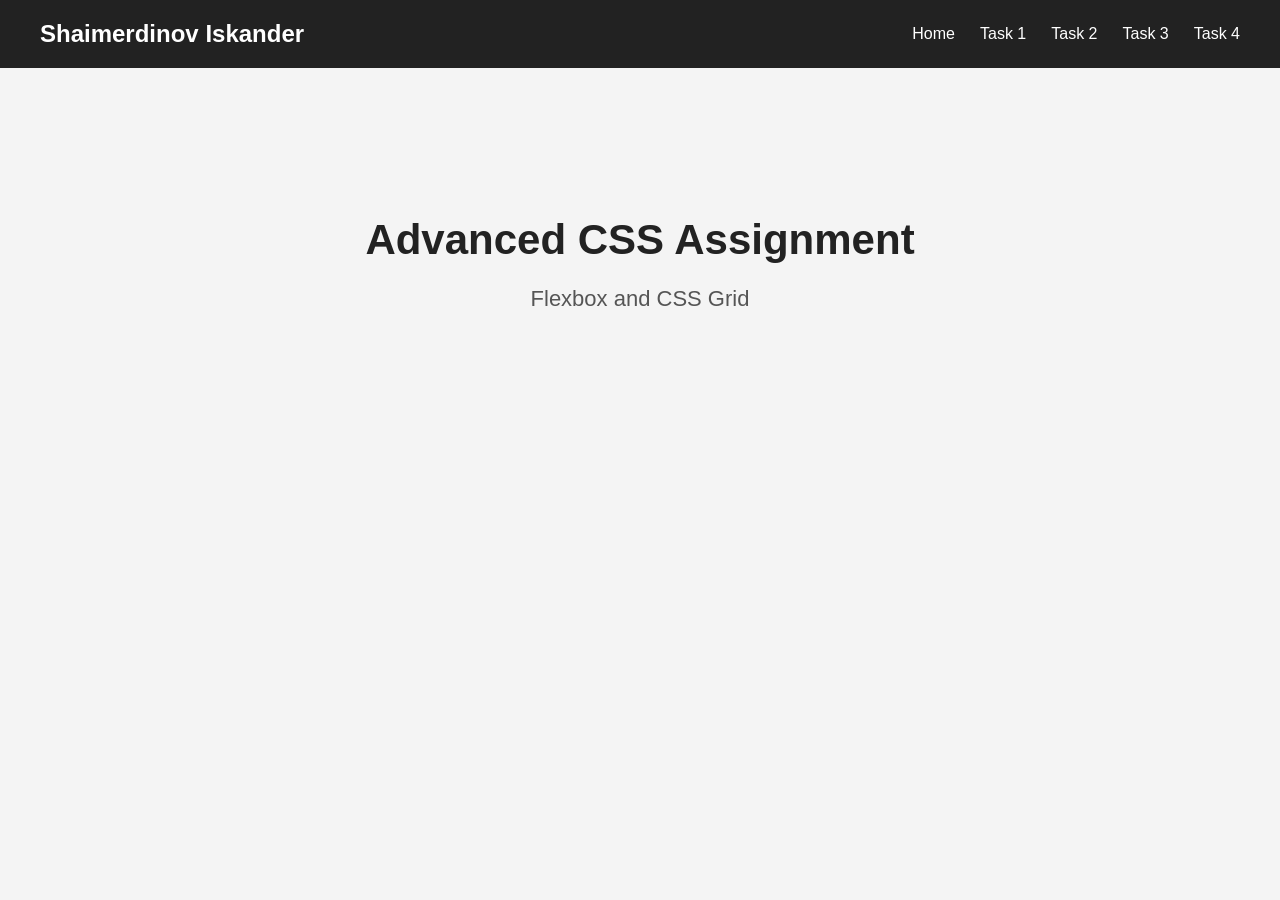
<file: index.html>
<!DOCTYPE html>
<html lang="en">
<head>
    <meta charset="UTF-8">
    <meta name="viewport" content="width=device-width, initial-scale=1.0">

    <title>Assignment 2</title>

    <link rel="stylesheet" href="style.css">
</head>

<body>

    <header class="navbar">

        <div class="logo">
            Shaimerdinov Iskander
        </div>

        <nav class="nav-links">
            <a href="index.html">Home</a>
            <a href="task1.html">Task 1</a>
            <a href="task2.html">Task 2</a>
            <a href="task3.html">Task 3</a>
            <a href="task4.html">Task 4</a>
        </nav>

    </header>


    <main class="home">

        <h1>Advanced CSS Assignment</h1>

        <p>
            Flexbox and CSS Grid
        </p>

    </main>

</body>
</html>
</file>
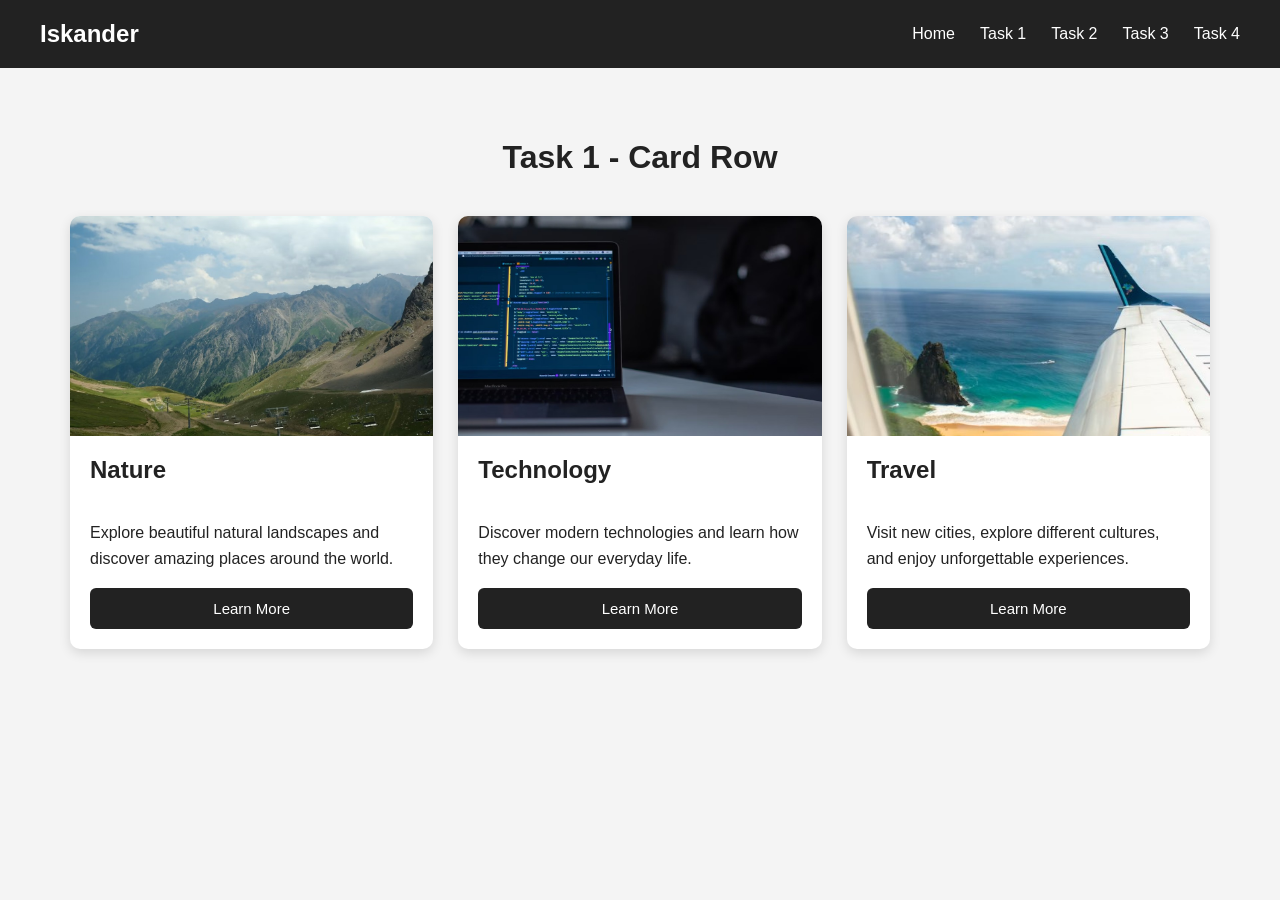
<file: task1.html>
<!DOCTYPE html>
<html lang="en">

<head>
    <meta charset="UTF-8">
    <meta name="viewport" content="width=device-width, initial-scale=1.0">

    <title>Task 1 - Card Row</title>

    <link rel="stylesheet" href="style.css">
</head>

<body>

    <header class="navbar">

        <div class="logo">
            Iskander
        </div>

        <nav class="nav-links">
            <a href="index.html">Home</a>
            <a href="task1.html">Task 1</a>
            <a href="task2.html">Task 2</a>
            <a href="task3.html">Task 3</a>
            <a href="task4.html">Task 4</a>
        </nav>

    </header>


    <main class="task-page">

        <h1>Task 1 - Card Row</h1>

        <section class="cards-container">

            <div class="card">

                <img src="images/card1.jpg" alt="Nature">

                <div class="card-content">

                    <h2>Nature</h2>

                    <p>
                        Explore beautiful natural landscapes
                        and discover amazing places around the world.
                    </p>

                    <button onclick="window.location.href='task3.html'">
                        Learn More
                    </button>

                </div>

            </div>


            <div class="card">

                <img src="images/card2.jpg" alt="Technology">

                <div class="card-content">

                    <h2>Technology</h2>

                    <p>
                        Discover modern technologies
                        and learn how they change our everyday life.
                    </p>

                    <button onclick="window.location.href='task4.html'">
                        Learn More
                    </button>

                </div>

            </div>


            <div class="card">

                <img src="images/card3.jpg" alt="Travel">

                <div class="card-content">

                    <h2>Travel</h2>

                    <p>
                        Visit new cities, explore different cultures,
                        and enjoy unforgettable experiences.
                    </p>

                    <button onclick="window.location.href='task3.html'">
                        Learn More
                    </button>

                </div>

            </div>

        </section>

    </main>

</body>

</html>
</file>
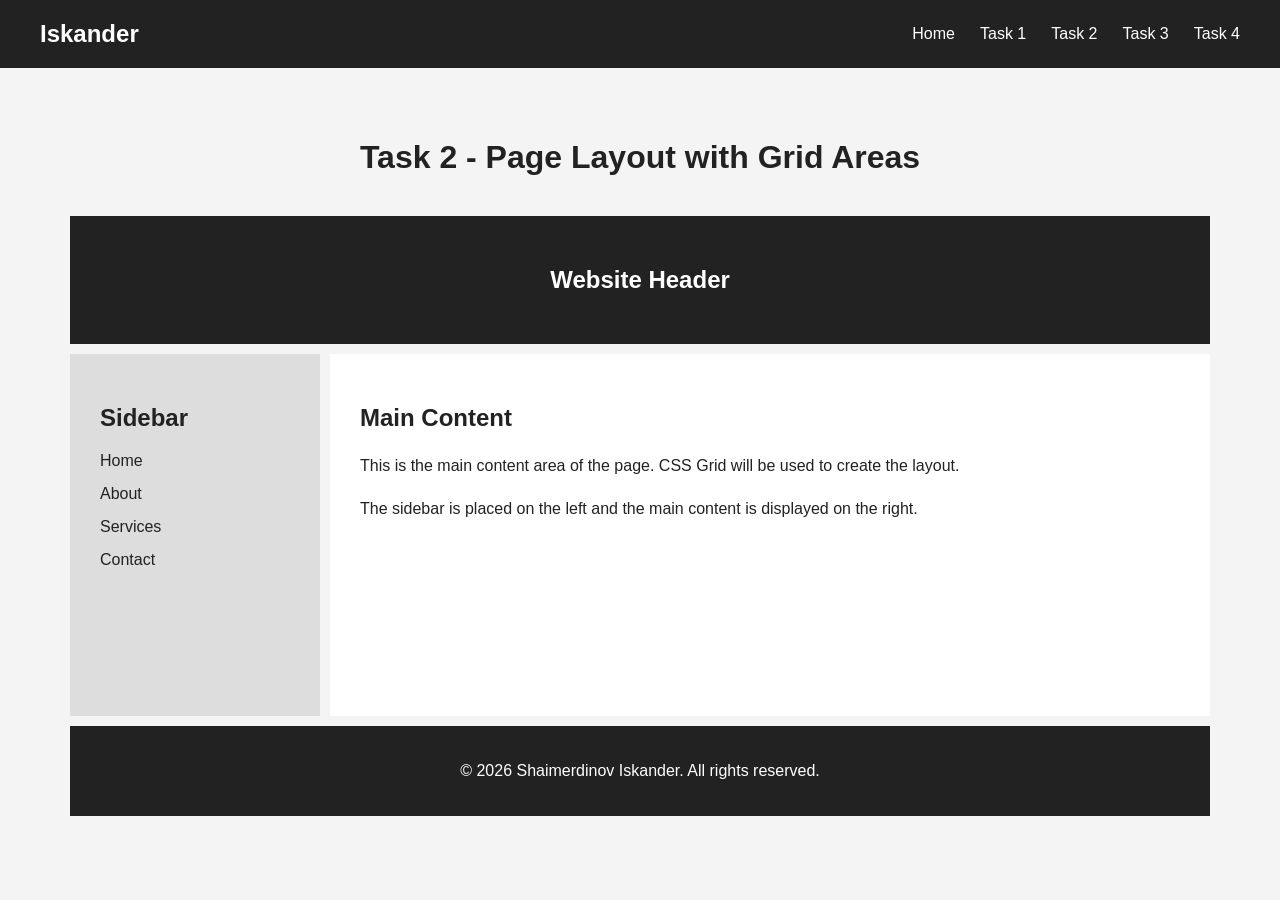
<file: task2.html>
<!DOCTYPE html>
<html lang="en">

<head>
    <meta charset="UTF-8">
    <meta name="viewport" content="width=device-width, initial-scale=1.0">

    <title>Task 2 - Grid Layout</title>

    <link rel="stylesheet" href="style.css">
</head>

<body>

    <header class="navbar">

        <div class="logo">
            Iskander
        </div>

        <nav class="nav-links">
            <a href="index.html">Home</a>
            <a href="task1.html">Task 1</a>
            <a href="task2.html">Task 2</a>
            <a href="task3.html">Task 3</a>
            <a href="task4.html">Task 4</a>
        </nav>

    </header>


    <main class="task-page">

        <h1>Task 2 - Page Layout with Grid Areas</h1>

        <div class="grid-container">

            <header class="grid-header">
                <h2>Website Header</h2>
            </header>


            <aside class="grid-sidebar">

                <h2>Sidebar</h2>

                <ul>
                    <li>Home</li>
                    <li>About</li>
                    <li>Services</li>
                    <li>Contact</li>
                </ul>

            </aside>


            <section class="grid-main">

                <h2>Main Content</h2>

                <p>
                    This is the main content area of the page.
                    CSS Grid will be used to create the layout.
                </p>

                <p>
                    The sidebar is placed on the left and the
                    main content is displayed on the right.
                </p>

            </section>


            <footer class="grid-footer">

                <p>
                    © 2026 Shaimerdinov Iskander. All rights reserved.
                </p>

            </footer>

        </div>

    </main>

</body>

</html>
</file>
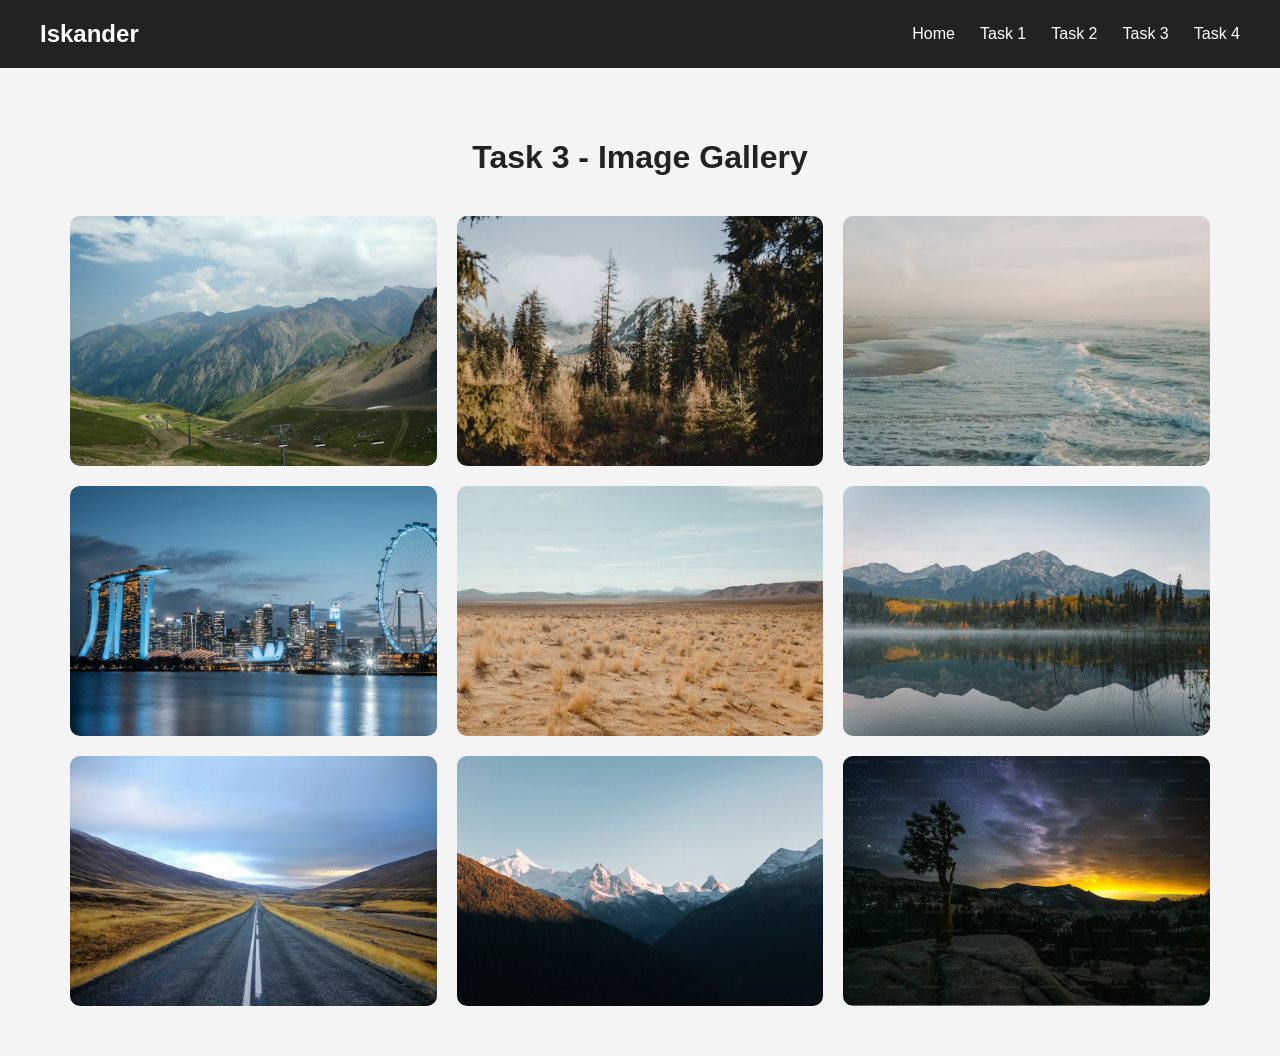
<file: task3.html>
<!DOCTYPE html>
<html lang="en">

<head>
    <meta charset="UTF-8">
    <meta name="viewport" content="width=device-width, initial-scale=1.0">

    <title>Task 3 - Image Gallery</title>

    <link rel="stylesheet" href="style.css">
</head>

<body>

    <header class="navbar">

        <div class="logo">
            Iskander
        </div>

        <nav class="nav-links">
            <a href="index.html">Home</a>
            <a href="task1.html">Task 1</a>
            <a href="task2.html">Task 2</a>
            <a href="task3.html">Task 3</a>
            <a href="task4.html">Task 4</a>
        </nav>

    </header>


    <main class="task-page">

        <h1>Task 3 - Image Gallery</h1>

        <div class="gallery">

            <div class="gallery-item">
                <img src="images/gallery1.jpg" alt="Gallery image 1">
                <div class="caption">Mountain</div>
            </div>

            <div class="gallery-item">
                <img src="images/gallery2.jpg" alt="Gallery image 2">
                <div class="caption">Forest</div>
            </div>

            <div class="gallery-item">
                <img src="images/gallery3.jpg" alt="Gallery image 3">
                <div class="caption">Ocean</div>
            </div>

            <div class="gallery-item">
                <img src="images/gallery4.jpg" alt="Gallery image 4">
                <div class="caption">City</div>
            </div>

            <div class="gallery-item">
                <img src="images/gallery5.jpg" alt="Gallery image 5">
                <div class="caption">Desert</div>
            </div>

            <div class="gallery-item">
                <img src="images/gallery6.jpg" alt="Gallery image 6">
                <div class="caption">Lake</div>
            </div>

            <div class="gallery-item">
                <img src="images/gallery7.jpg" alt="Gallery image 7">
                <div class="caption">Road</div>
            </div>

            <div class="gallery-item">
                <img src="images/gallery8.jpg" alt="Gallery image 8">
                <div class="caption">Snow</div>
            </div>

            <div class="gallery-item">
                <img src="images/gallery9.jpg" alt="Gallery image 9">
                <div class="caption">Sunset</div>
            </div>

        </div>

    </main>

</body>

</html>
</file>
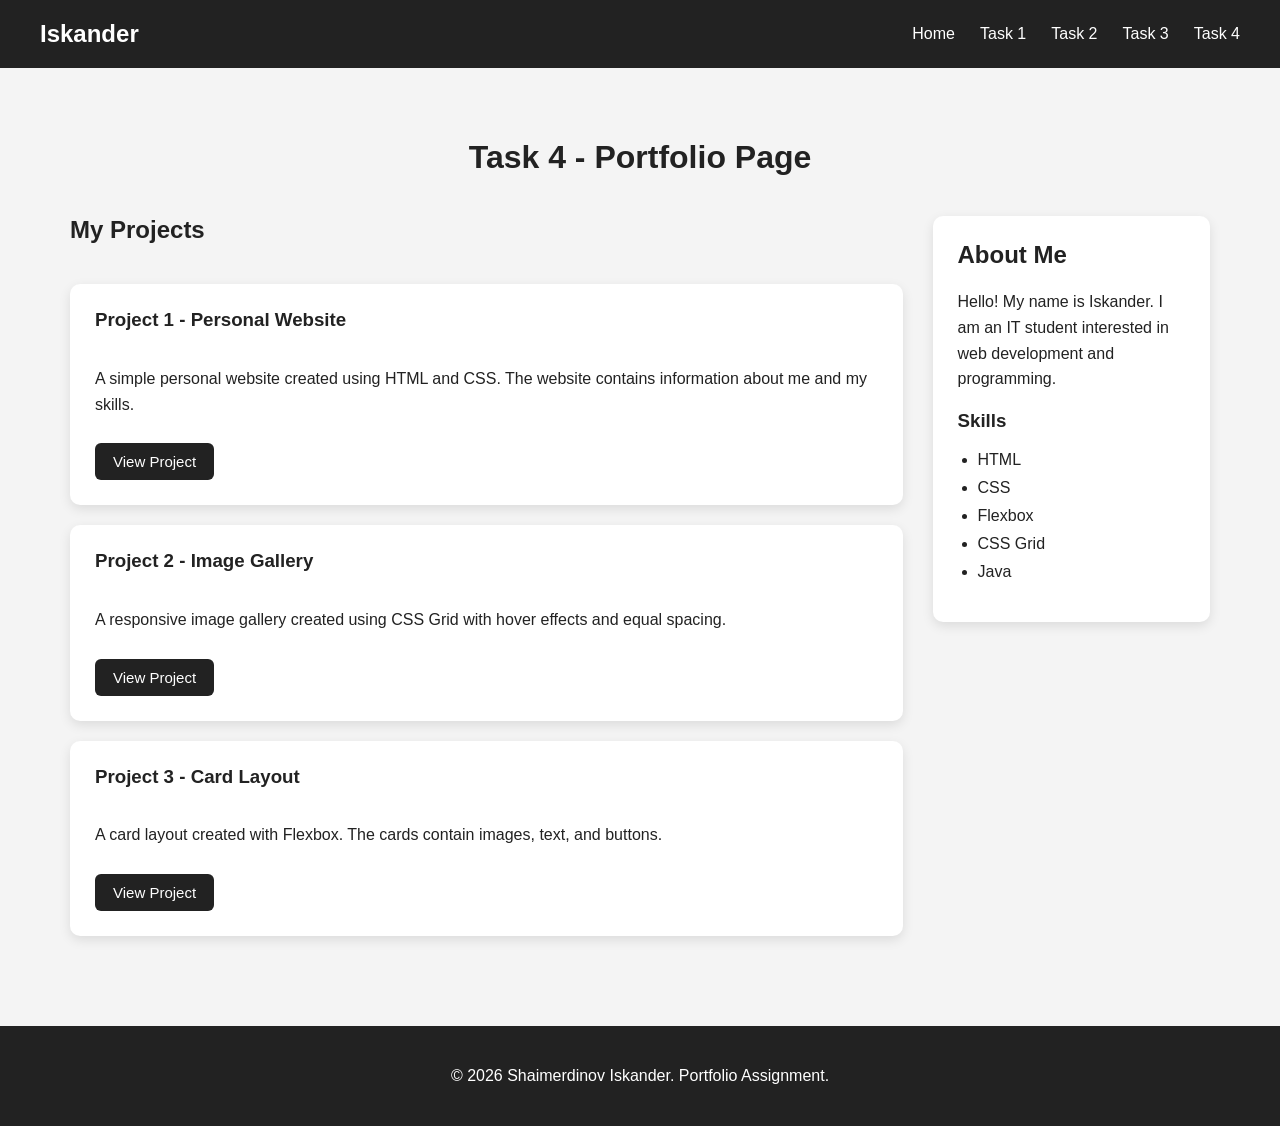
<file: task4.html>
<!DOCTYPE html>
<html lang="en">

<head>
    <meta charset="UTF-8">
    <meta name="viewport" content="width=device-width, initial-scale=1.0">

    <title>Task 4 - Portfolio</title>

    <link rel="stylesheet" href="style.css">
</head>

<body>

    <header class="navbar">

        <div class="logo">
            Iskander
        </div>

        <nav class="nav-links">
            <a href="index.html">Home</a>
            <a href="task1.html">Task 1</a>
            <a href="task2.html">Task 2</a>
            <a href="task3.html">Task 3</a>
            <a href="task4.html">Task 4</a>
        </nav>

    </header>


    <main class="task-page">

        <h1>Task 4 - Portfolio Page</h1>

        <div class="portfolio-layout">

            <section class="projects-section">

                <h2>My Projects</h2>


                <div class="project-card">

                    <h3>Project 1 - Personal Website</h3>

                    <p>
                        A simple personal website created using HTML and CSS.
                        The website contains information about me and my skills.
                    </p>

                    <button onclick="window.location.href='index.html'">
                        View Project
                    </button>

                </div>


                <div class="project-card">

                    <h3>Project 2 - Image Gallery</h3>

                    <p>
                        A responsive image gallery created using CSS Grid
                        with hover effects and equal spacing.
                    </p>

                    <button onclick="window.location.href='task3.html'">
                        View Project
                    </button>

                </div>


                <div class="project-card">

                    <h3>Project 3 - Card Layout</h3>

                    <p>
                        A card layout created with Flexbox.
                        The cards contain images, text, and buttons.
                    </p>

                    <button onclick="window.location.href='task1.html'">
                        View Project
                    </button>

                </div>

            </section>


            <aside class="portfolio-sidebar">

                <h2>About Me</h2>

                <p>
                    Hello! My name is Iskander.
                    I am an IT student interested in web development
                    and programming.
                </p>

                <h3>Skills</h3>

                <ul>
                    <li>HTML</li>
                    <li>CSS</li>
                    <li>Flexbox</li>
                    <li>CSS Grid</li>
                    <li>Java</li>
                </ul>

            </aside>

        </div>

    </main>


    <footer class="portfolio-footer">

        <p>
            © 2026 Shaimerdinov Iskander. Portfolio Assignment.
        </p>

    </footer>

</body>

</html>
</file>
<file: style.css>
/* =========================
   GENERAL STYLES
   ========================= */

* {
    box-sizing: border-box;
}

body {
    margin: 0;
    font-family: Arial, sans-serif;
    background-color: #f4f4f4;
    color: #222;
}

img {
    max-width: 100%;
    display: block;
}

button {
    border: none;
    cursor: pointer;
    font-size: 15px;
}


/* =========================
   TASK 0 - NAVIGATION BAR
   ========================= */

.navbar {
    display: flex;
    justify-content: space-between;
    align-items: center;

    padding: 20px 40px;

    background-color: #222;
    color: white;
}

.logo {
    font-size: 24px;
    font-weight: bold;
}

.nav-links {
    display: flex;
    gap: 25px;
}

.nav-links a {
    color: white;
    text-decoration: none;
    font-size: 16px;

    transition: 0.3s;
}

.nav-links a:hover {
    color: #bbbbbb;
}


/* =========================
   HOME PAGE
   ========================= */

.home {
    text-align: center;
    padding: 120px 20px;
}

.home h1 {
    font-size: 42px;
    margin-bottom: 10px;
}

.home p {
    font-size: 22px;
    color: #555;
}


/* =========================
   COMMON TASK PAGE
   ========================= */

.task-page {
    max-width: 1200px;
    margin: 0 auto;
    padding: 50px 30px;
}

.task-page > h1 {
    text-align: center;
    margin-bottom: 40px;
}


/* =========================
   TASK 1 - FLEXBOX CARDS
   ========================= */

.cards-container {
    display: flex;
    gap: 25px;
    align-items: stretch;
}

.card {
    flex: 1;

    display: flex;
    flex-direction: column;

    background-color: white;

    border-radius: 10px;

    overflow: hidden;

    box-shadow: 0 4px 12px rgba(0, 0, 0, 0.12);

    transition: 0.3s;
}

.card:hover {
    transform: translateY(-8px);

    box-shadow: 0 10px 22px rgba(0, 0, 0, 0.18);
}

.card img {
    width: 100%;
    height: 220px;

    object-fit: cover;
}

.card-content {
    flex: 1;

    display: flex;
    flex-direction: column;

    padding: 20px;
}

.card-content h2 {
    margin-top: 0;
}

.card-content p {
    line-height: 1.6;

    flex: 1;
}

.card-content button {
    padding: 12px 20px;

    background-color: #222;
    color: white;

    border-radius: 6px;

    transition: 0.3s;
}

.card-content button:hover {
    background-color: #555;
}


/* =========================
   TASK 2 - GRID LAYOUT
   ========================= */

.grid-container {
    display: grid;

    grid-template-columns: 250px 1fr;

    grid-template-rows: auto 1fr auto;

    grid-template-areas:
        "header header"
        "sidebar main"
        "footer footer";

    min-height: 600px;

    gap: 10px;
}

.grid-header {
    grid-area: header;

    background-color: #222;
    color: white;

    padding: 30px;

    text-align: center;
}

.grid-sidebar {
    grid-area: sidebar;

    background-color: #dddddd;

    padding: 30px;
}

.grid-sidebar ul {
    list-style: none;

    padding: 0;
}

.grid-sidebar li {
    margin-bottom: 15px;
}

.grid-main {
    grid-area: main;

    background-color: white;

    padding: 30px;
}

.grid-main p {
    line-height: 1.7;
}

.grid-footer {
    grid-area: footer;

    background-color: #222;
    color: white;

    text-align: center;

    padding: 20px;
}


/* =========================
   TASK 3 - IMAGE GALLERY
   ========================= */

.gallery {
    display: grid;

    grid-template-columns: repeat(3, 1fr);

    gap: 20px;
}

.gallery-item {
    position: relative;

    height: 250px;

    overflow: hidden;

    border-radius: 10px;

    cursor: pointer;
}

.gallery-item img {
    width: 100%;
    height: 100%;

    object-fit: cover;

    transition: 0.4s;
}

.caption {
    position: absolute;

    left: 0;
    right: 0;
    bottom: 0;

    padding: 20px;

    background-color: rgba(0, 0, 0, 0.7);

    color: white;

    text-align: center;

    font-size: 18px;

    transform: translateY(100%);

    transition: 0.4s;
}

.gallery-item:hover img {
    transform: scale(1.08);
}

.gallery-item:hover .caption {
    transform: translateY(0);
}


/* =========================
   TASK 4 - PORTFOLIO PAGE
   ========================= */

.portfolio-layout {
    display: grid;

    grid-template-columns: 3fr 1fr;

    gap: 30px;

    align-items: start;
}


/* Projects section */

.projects-section {
    display: grid;

    gap: 20px;
}

.projects-section h2 {
    margin-top: 0;
}


/* Project cards */

.project-card {
    display: flex;
    flex-direction: column;

    background-color: white;

    padding: 25px;

    border-radius: 10px;

    box-shadow: 0 4px 12px rgba(0, 0, 0, 0.1);

    transition: 0.3s;
}

.project-card:hover {
    transform: translateY(-5px);

    box-shadow: 0 8px 20px rgba(0, 0, 0, 0.16);
}

.project-card h3 {
    margin-top: 0;
}

.project-card p {
    line-height: 1.6;
}

.project-card button {
    align-self: flex-start;

    margin-top: 10px;

    padding: 10px 18px;

    background-color: #222;
    color: white;

    border-radius: 6px;

    transition: 0.3s;
}

.project-card button:hover {
    background-color: #555;
}


/* Portfolio Sidebar */

.portfolio-sidebar {
    background-color: white;

    padding: 25px;

    border-radius: 10px;

    box-shadow: 0 4px 12px rgba(0, 0, 0, 0.1);
}

.portfolio-sidebar h2 {
    margin-top: 0;
}

.portfolio-sidebar p {
    line-height: 1.6;
}

.portfolio-sidebar ul {
    padding-left: 20px;
}

.portfolio-sidebar li {
    margin-bottom: 10px;
}


/* Portfolio Footer */

.portfolio-footer {
    background-color: #222;

    color: white;

    text-align: center;

    padding: 25px;

    margin-top: 40px;
}


/* =========================
   RESPONSIVE DESIGN
   ========================= */

@media (max-width: 800px) {

    /* Navbar */

    .navbar {
        flex-direction: column;
        gap: 15px;
    }

    .nav-links {
        flex-wrap: wrap;
        justify-content: center;
    }


    /* Task 1 */

    .cards-container {
        flex-direction: column;
    }


    /* Task 2 */

    .grid-container {
        grid-template-columns: 1fr;

        grid-template-areas:
            "header"
            "sidebar"
            "main"
            "footer";
    }


    /* Task 3 */

    .gallery {
        grid-template-columns: repeat(2, 1fr);
    }


    /* Task 4 */

    .portfolio-layout {
        grid-template-columns: 1fr;
    }
}


@media (max-width: 500px) {

    .task-page {
        padding: 30px 15px;
    }

    .home h1 {
        font-size: 32px;
    }

    .gallery {
        grid-template-columns: 1fr;
    }

    .gallery-item {
        height: 220px;
    }

    .button-link {
    display: inline-block;
    padding: 12px 20px;
    background-color: #222;
    color: white;
    text-decoration: none;
    border-radius: 6px;
    text-align: center;
}

.button-link:hover {
    background-color: #555;
}
}
</file>
